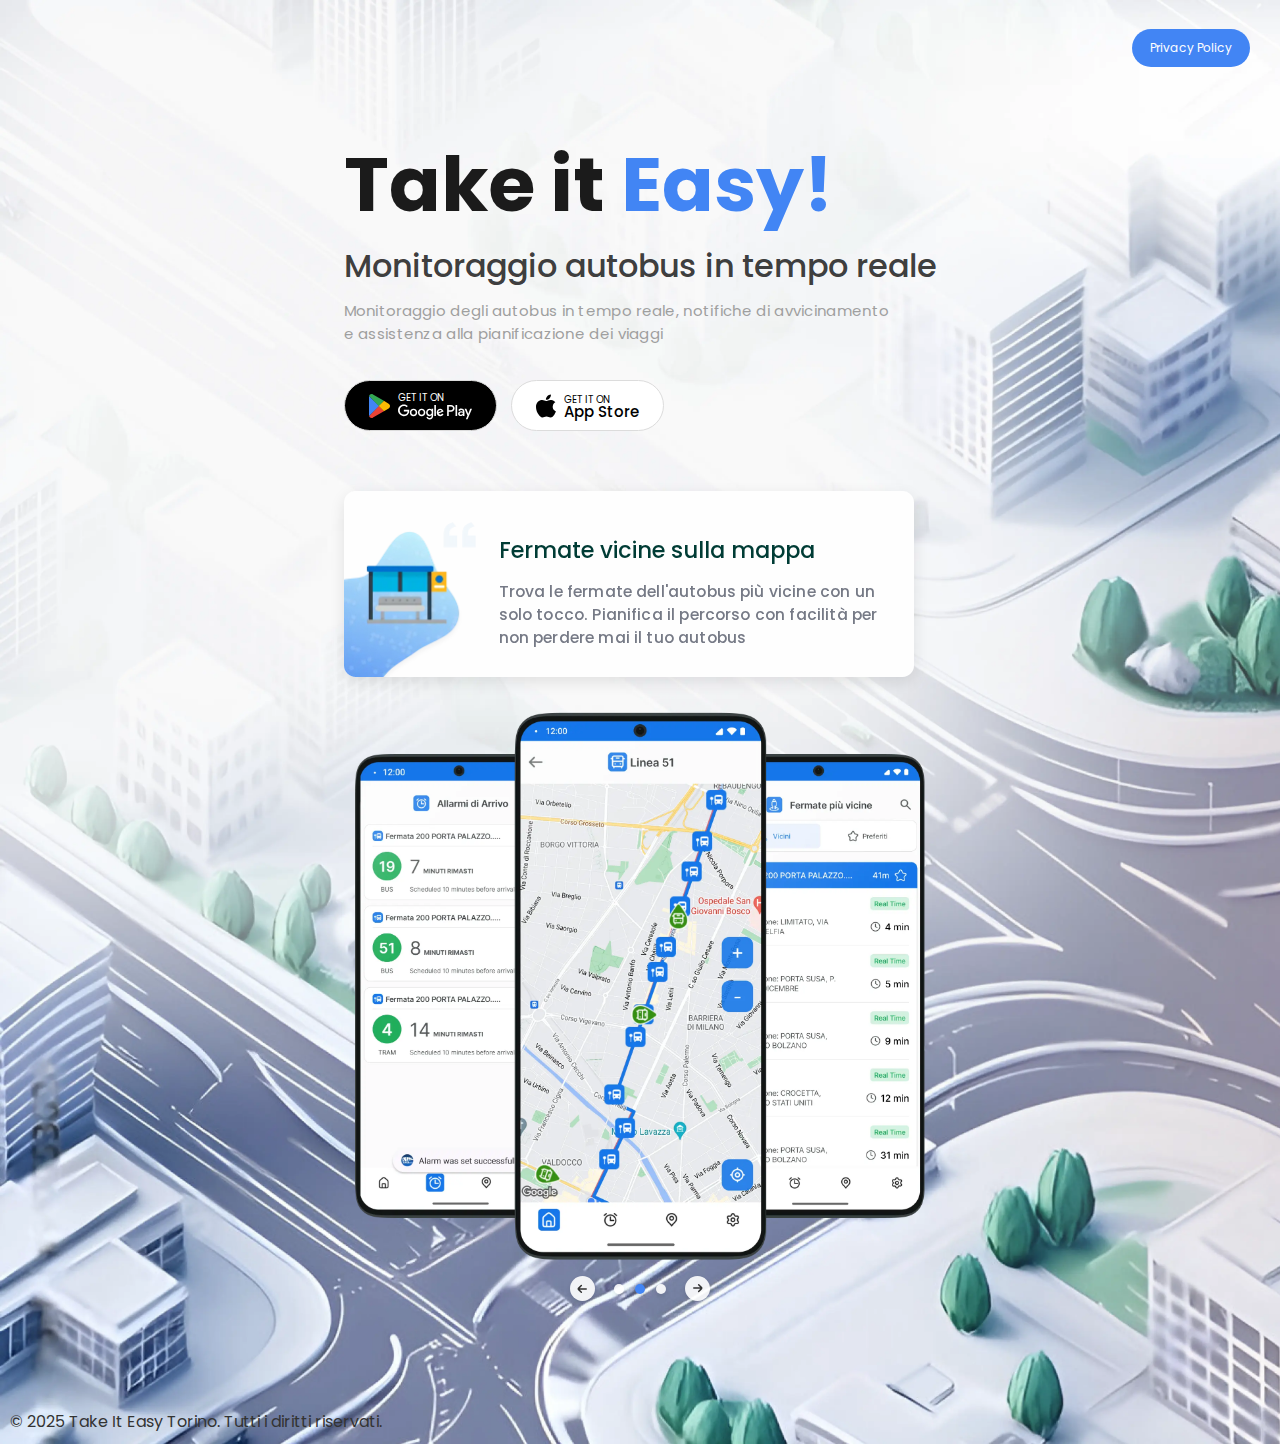
<file: index.html>
<!DOCTYPE html>
<html lang="en">

<head>
    <meta charset="UTF-8">
    <meta name="viewport" content="width=device-width, initial-scale=1.0">
    <title>Take It Easy</title>
    <link rel="stylesheet" href="./styles/style.css">
    <link rel="preconnect" href="https://fonts.googleapis.com">
    <link rel="preconnect" href="https://fonts.gstatic.com" crossorigin>
    <link
        href="https://fonts.googleapis.com/css2?family=Inter:ital,opsz,wght@0,14..32,100..900;1,14..32,100..900&family=Poppins:ital,wght@0,100;0,200;0,300;0,400;0,500;0,600;0,700;0,800;0,900;1,100;1,200;1,300;1,400;1,500;1,600;1,700;1,800;1,900&family=Roboto:ital,wght@0,100;0,300;0,400;0,500;0,700;0,900;1,100;1,300;1,400;1,500;1,700;1,900&display=swap"
        rel="stylesheet">
</head>

<body>
    <div class="main">
        <div class="bar">
            <a href="https://davomelkumyan40.github.io/TakeItEasy.github.io/privacypolicy.it.html" class="btn-pp"
                target="_blank">Privacy Policy</a>
        </div>
        <div class="container">
            <div class="header-container">
                <div class="header">
                    <h1>Take it&nbsp;</h1>
                    <h1>Easy!</h1>
                </div>
                <div class="sub-header">
                    <h3>Monitoraggio autobus in tempo reale</h3>
                    <p>Monitoraggio degli autobus in tempo reale, notifiche di avvicinamento
                        e assistenza alla pianificazione dei viaggi</p>
                </div>
                <div class="buttons">
                    <a title="Get it on Google Play" class="btn btn-droid"
                        href="https://play.google.com/store/apps/details?id=com.takeiteasy.torino.app" target="_blank">
                        <div class="btn-wrapper">
                            <img src="./assets/playstore.svg" />
                            <div class="flex">
                                <p>GET IT ON</p>
                                <img src="./assets/getplay.svg" />
                            </div>
                        </div>
                    </a>
                    <a title="Not available yet" class="btn btn-apple" href="#" target="_blank">
                        <div class="btn-wrapper">
                            <img src="./assets/apple.svg" />
                            <div class="flex">
                                <p>GET IT ON</p>
                                <p class="apple-title">App Store</p>
                            </div>
                        </div>
                    </a>
                </div>
                <div class="message-box message-box-tablet">
                    <div class="message-box-image">
                        <img src="./assets/modal-img.webp" alt="">
                    </div>
                    <div class="content">
                        <h4 class="title">Fermate vicine sulla mappa ️ </h4>
                        <p class="sub-title">Trova le fermate dell'autobus più vicine con un solo tocco. Pianifica il
                            percorso
                            con
                            facilità per non perdere mai il tuo autobus</p>
                    </div>
                </div>
            </div>

            <div id="slider" class="slider">
                <div class="slides">
                    <img id="slide_1" class="slide first-slide" src="./assets/slide1.webp" alt="slide 1">
                    <img id="slide_2" class="slide active" src="./assets/slide2.webp" alt="slide 2">
                    <img id="slide_3" class="slide last-slide" src="./assets/slide3.webp" alt=" slide 3">
                </div>
                <div class="controls">
                    <div id="prev" class="btn-slider">
                        <img id="prev" src="./assets/arrow-left.svg">
                    </div>
                    <div class="progress">
                        <div id="step_3" class="step"></div>
                        <div id="step_2" class="step active"></div>
                        <div id="step_1" class="step"></div>
                    </div>
                    <div id="next" class="btn-slider">
                        <img id="next" src="./assets/arrow-left.svg">
                    </div>
                </div>
            </div>

            <div class="message-box message-box-mobile">
                <div class="message-box-image">
                    <img src="./assets/modal-img.webp" alt="">
                </div>
                <div class="content">
                    <h4 class="title">Fermate vicine sulla mappa ️ </h4>
                    <p class="sub-title">Trova le fermate dell'autobus più vicine con un solo tocco. Pianifica il
                        percorso
                        con
                        facilità per non perdere mai il tuo autobus</p>
                </div>
            </div>
        </div>

    </div>

    <div class="footer">
        <p>© 2025 Take It Easy Torino. Tutti i diritti riservati.</p>
    </div>
    <!-- <a href="https://davomelkumyan40.github.io/TakeItEasy.github.io/privacypolicy.html">Privacy Policy EN</a>
    <a href="https://davomelkumyan40.github.io/TakeItEasy.github.io/privacypolicy.it.html">Privacy Policy IT</a> -->
</body>
<script src="./scripts/main.js"></script>

</html>
</file>
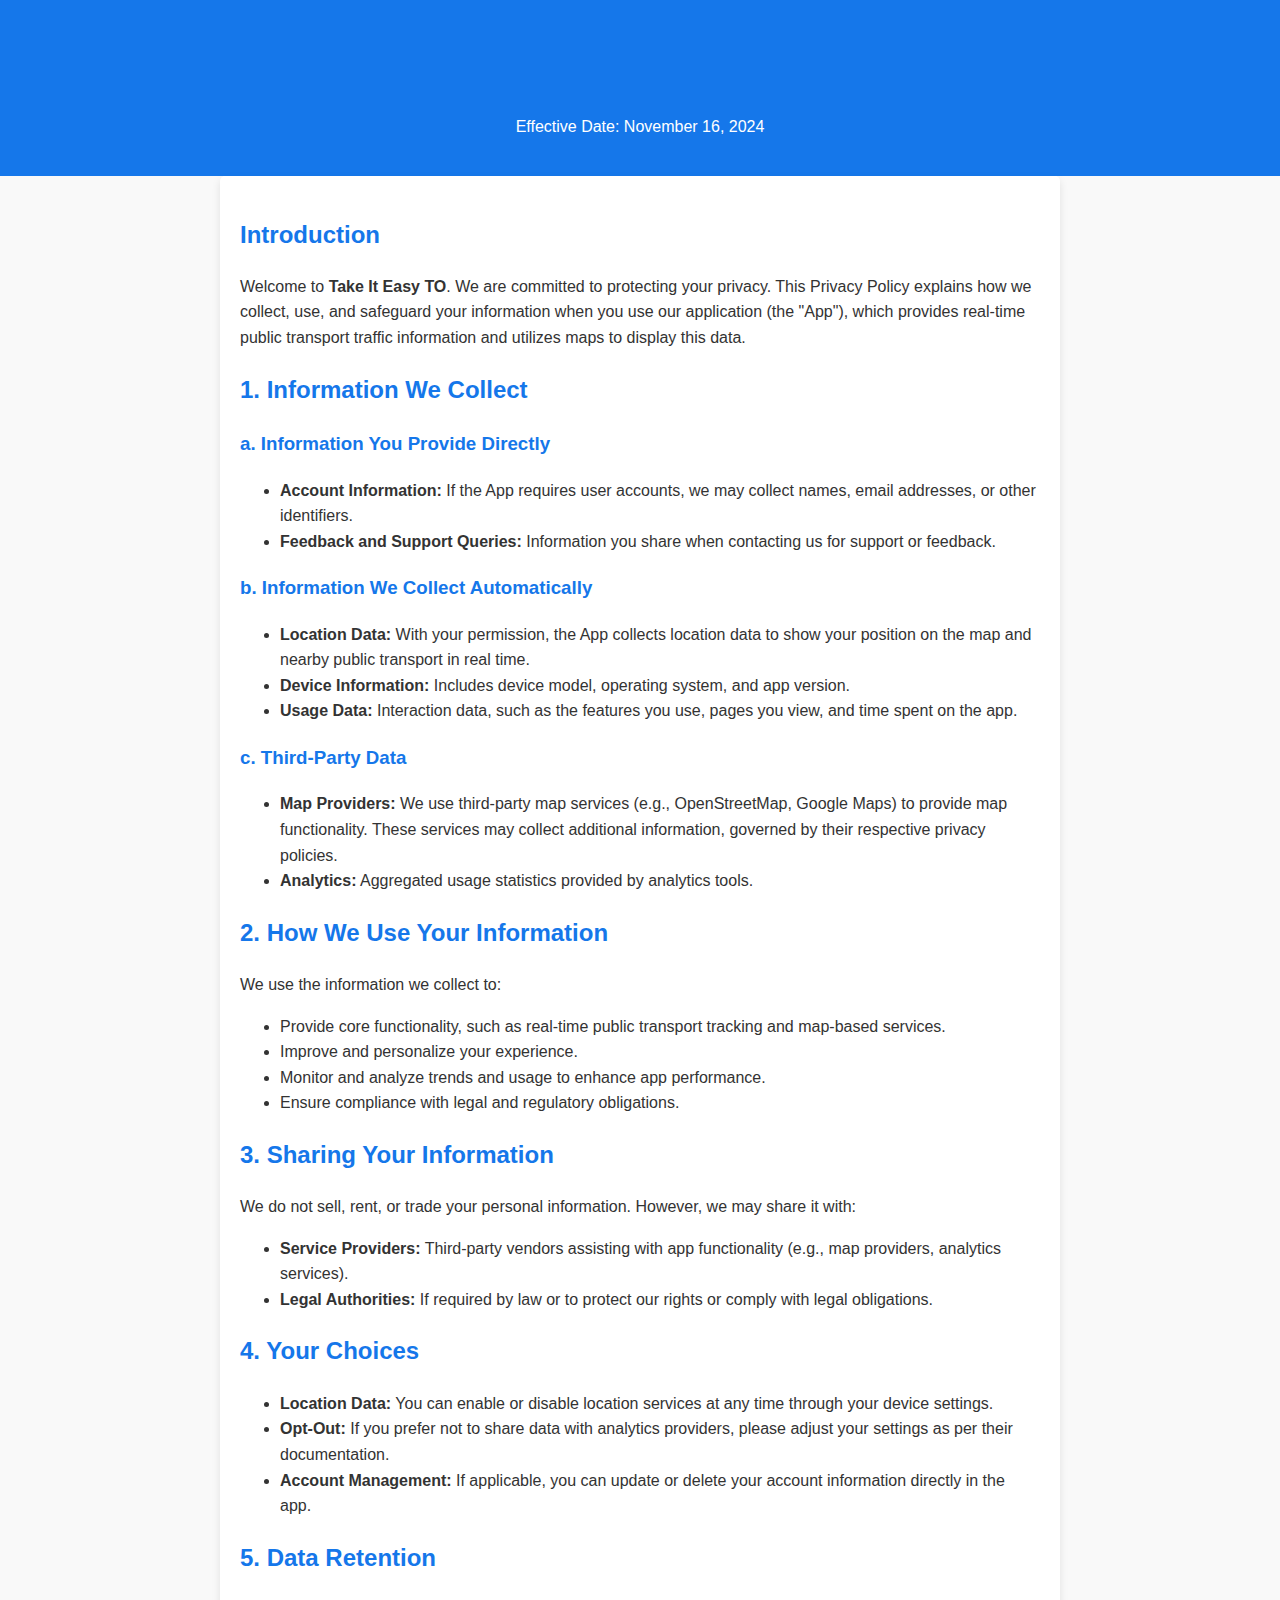
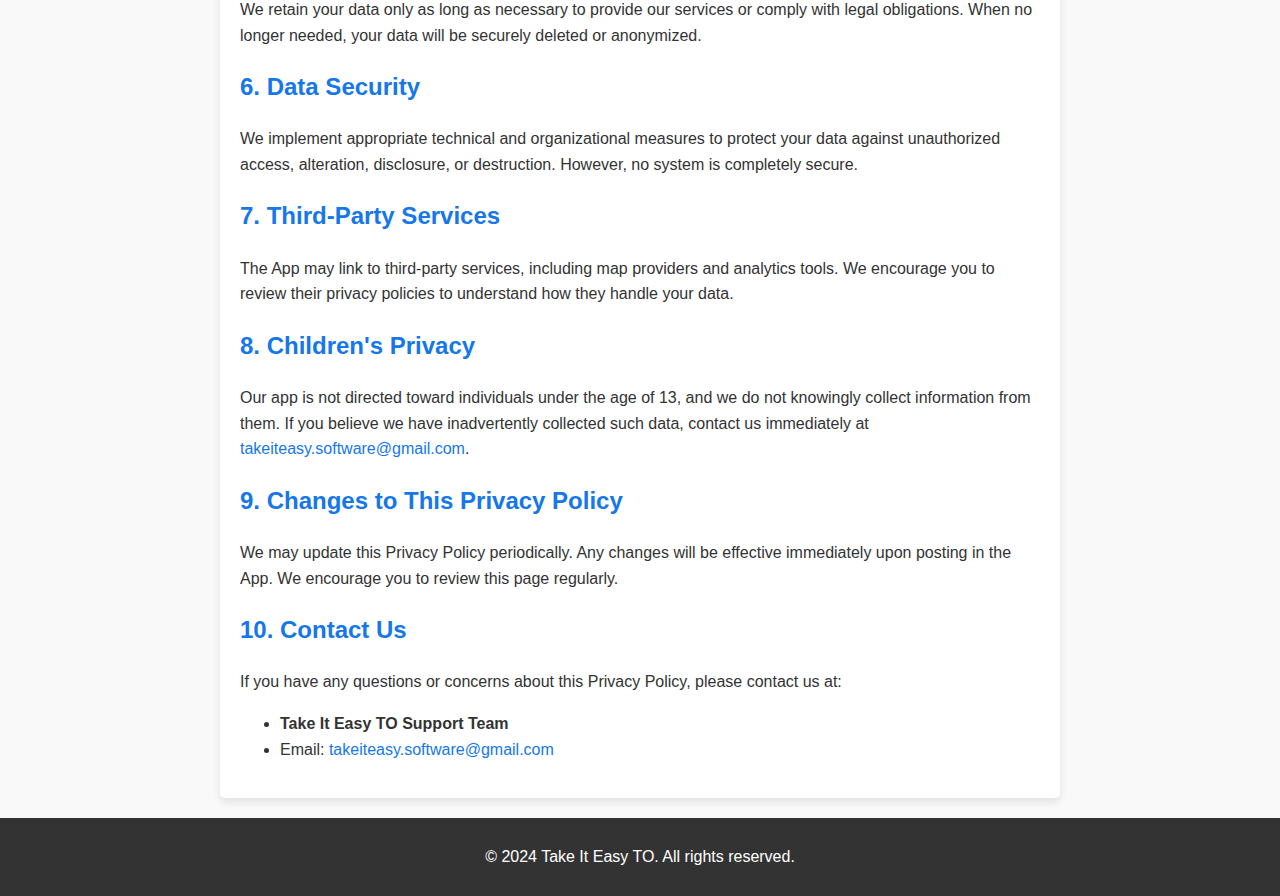
<file: privacypolicy.html>
<!DOCTYPE html>
<html lang="en">

<head>
    <meta charset="UTF-8">
    <meta name="viewport" content="width=device-width, initial-scale=1.0">
    <meta name="description"
        content="Privacy Policy for Take It Easy TO application. Learn how we collect, use, and protect your data.">
    <title>Privacy Policy - Take It Easy TO</title>
    <style>
        body {
            font-family: Arial, sans-serif;
            line-height: 1.6;
            margin: 0;
            padding: 0;
            background-color: #f9f9f9;
            color: #333;
        }

        header {
            background-color: #1577EA;
            color: white;
            padding: 20px;
            text-align: center;
        }

        main {
            padding: 20px;
            max-width: 800px;
            margin: 0 auto;
            background: white;
            box-shadow: 0px 4px 8px rgba(0, 0, 0, 0.1);
            border-radius: 5px;
        }

        h1,
        h2,
        h3 {
            color: #1577EA;
        }

        a {
            color: #1577EA;
            text-decoration: none;
        }

        footer {
            text-align: center;
            padding: 10px;
            background-color: #333;
            color: white;
            margin-top: 20px;
        }
    </style>
</head>

<body>
    <header>
        <h1>Privacy Policy</h1>
        <p>Effective Date: November 16, 2024</p>
    </header>
    <main>
        <h2>Introduction</h2>
        <p>
            Welcome to <strong>Take It Easy TO</strong>. We are committed to protecting your privacy. This Privacy
            Policy explains how we collect, use, and safeguard your information when you use our application (the
            "App"), which provides real-time public transport traffic information and utilizes maps to display this
            data.
        </p>

        <h2>1. Information We Collect</h2>
        <h3>a. Information You Provide Directly</h3>
        <ul>
            <li><strong>Account Information:</strong> If the App requires user accounts, we may collect names, email
                addresses, or other identifiers.</li>
            <li><strong>Feedback and Support Queries:</strong> Information you share when contacting us for support or
                feedback.</li>
        </ul>
        <h3>b. Information We Collect Automatically</h3>
        <ul>
            <li><strong>Location Data:</strong> With your permission, the App collects location data to show your
                position on the map and nearby public transport in real time.</li>
            <li><strong>Device Information:</strong> Includes device model, operating system, and app version.</li>
            <li><strong>Usage Data:</strong> Interaction data, such as the features you use, pages you view, and time
                spent on the app.</li>
        </ul>
        <h3>c. Third-Party Data</h3>
        <ul>
            <li><strong>Map Providers:</strong> We use third-party map services (e.g., OpenStreetMap, Google Maps) to
                provide map functionality. These services may collect additional information, governed by their
                respective privacy policies.</li>
            <li><strong>Analytics:</strong> Aggregated usage statistics provided by analytics tools.</li>
        </ul>

        <h2>2. How We Use Your Information</h2>
        <p>We use the information we collect to:</p>
        <ul>
            <li>Provide core functionality, such as real-time public transport tracking and map-based services.</li>
            <li>Improve and personalize your experience.</li>
            <li>Monitor and analyze trends and usage to enhance app performance.</li>
            <li>Ensure compliance with legal and regulatory obligations.</li>
        </ul>

        <h2>3. Sharing Your Information</h2>
        <p>We do not sell, rent, or trade your personal information. However, we may share it with:</p>
        <ul>
            <li><strong>Service Providers:</strong> Third-party vendors assisting with app functionality (e.g., map
                providers, analytics services).</li>
            <li><strong>Legal Authorities:</strong> If required by law or to protect our rights or comply with legal
                obligations.</li>
        </ul>

        <h2>4. Your Choices</h2>
        <ul>
            <li><strong>Location Data:</strong> You can enable or disable location services at any time through your
                device settings.</li>
            <li><strong>Opt-Out:</strong> If you prefer not to share data with analytics providers, please adjust your
                settings as per their documentation.</li>
            <li><strong>Account Management:</strong> If applicable, you can update or delete your account information
                directly in the app.</li>
        </ul>

        <h2>5. Data Retention</h2>
        <p>
            We retain your data only as long as necessary to provide our services or comply with legal obligations. When
            no longer needed, your data will be securely deleted or anonymized.
        </p>

        <h2>6. Data Security</h2>
        <p>
            We implement appropriate technical and organizational measures to protect your data against unauthorized
            access, alteration, disclosure, or destruction. However, no system is completely secure.
        </p>

        <h2>7. Third-Party Services</h2>
        <p>
            The App may link to third-party services, including map providers and analytics tools. We encourage you to
            review their privacy policies to understand how they handle your data.
        </p>

        <h2>8. Children's Privacy</h2>
        <p>
            Our app is not directed toward individuals under the age of 13, and we do not knowingly collect information
            from them. If you believe we have inadvertently collected such data, contact us immediately at <a
                href="mailto:takeiteasy.software@gmail.com">takeiteasy.software@gmail.com</a>.
        </p>

        <h2>9. Changes to This Privacy Policy</h2>
        <p>
            We may update this Privacy Policy periodically. Any changes will be effective immediately upon posting in
            the App. We encourage you to review this page regularly.
        </p>

        <h2>10. Contact Us</h2>
        <p>If you have any questions or concerns about this Privacy Policy, please contact us at:</p>
        <ul>
            <li><strong>Take It Easy TO Support Team</strong></li>
            <li>Email: <a href="mailto:takeiteasy.software@gmail.com">takeiteasy.software@gmail.com</a></li>
            <!-- <li>Address: [Insert Physical Address, if required]</li> -->
        </ul>
    </main>
    <footer>
        <p>&copy; 2024 Take It Easy TO. All rights reserved.</p>
    </footer>
</body>

</html>
</file>
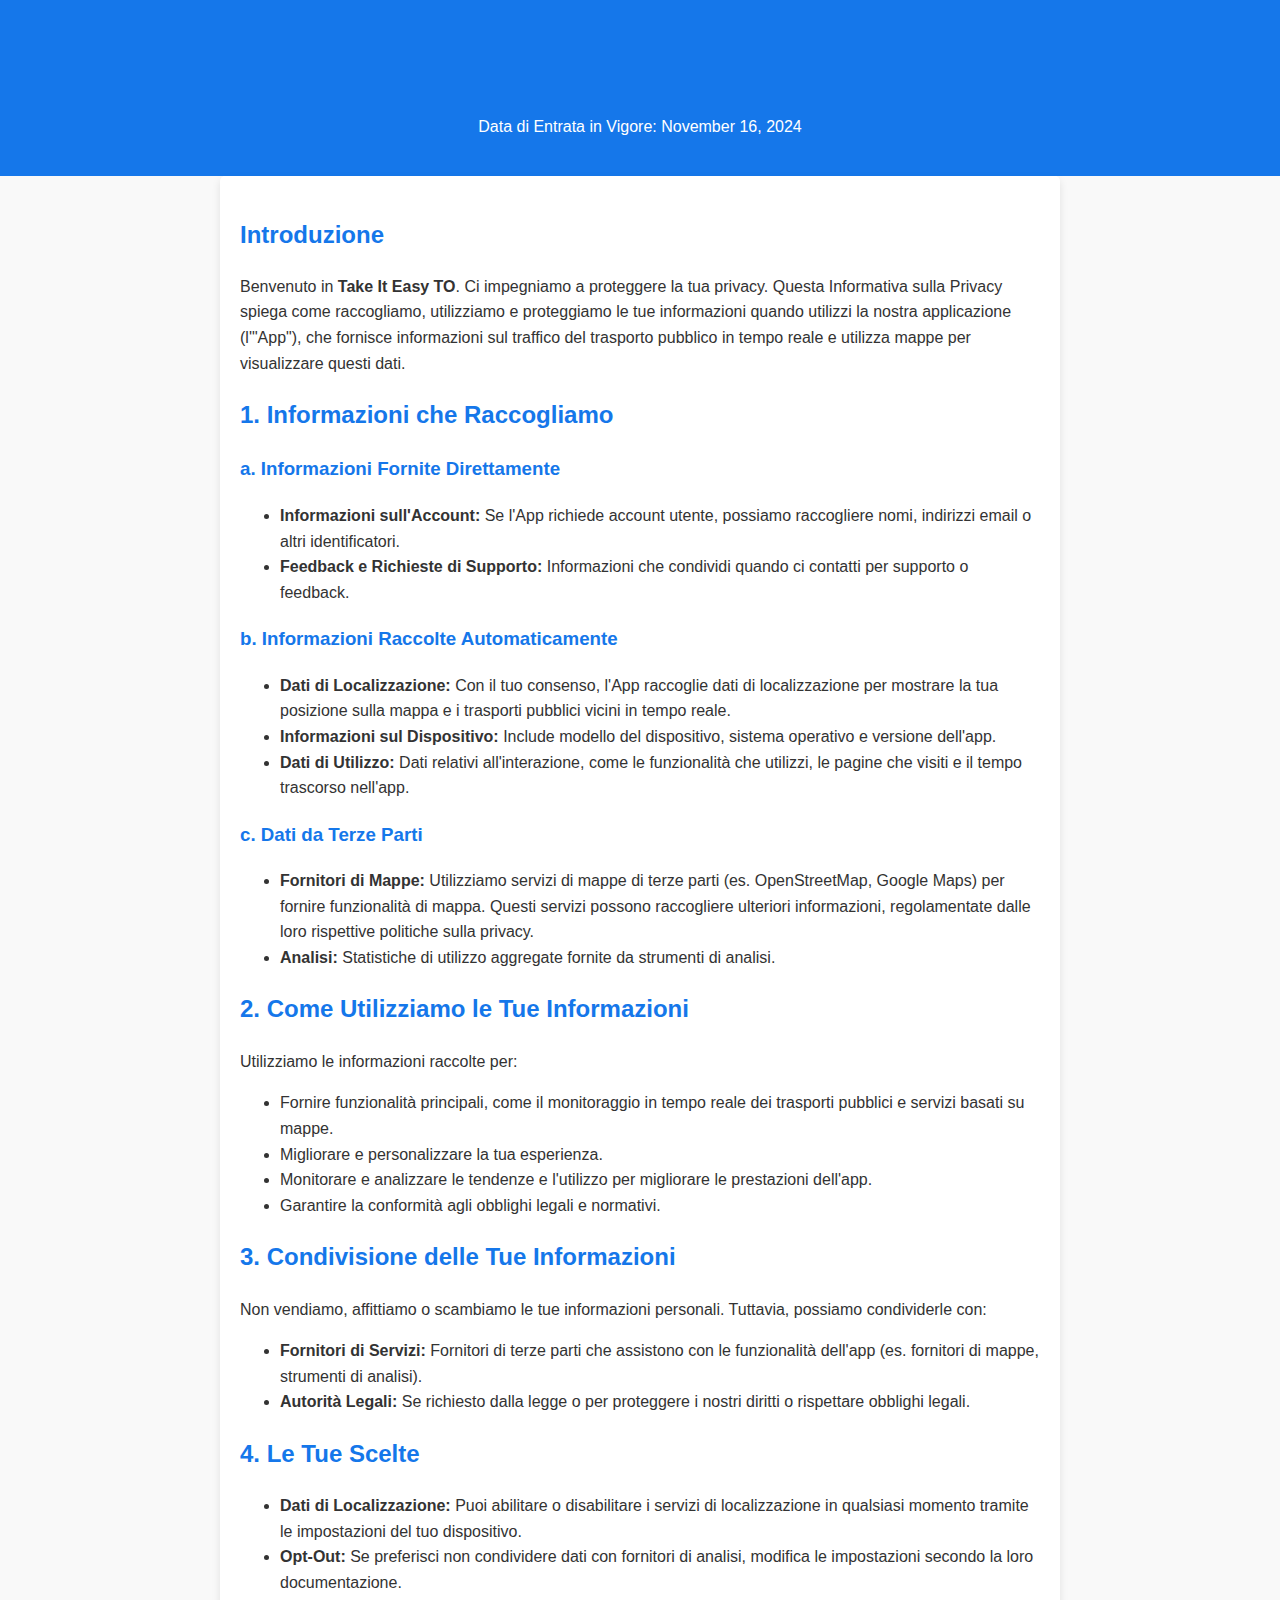
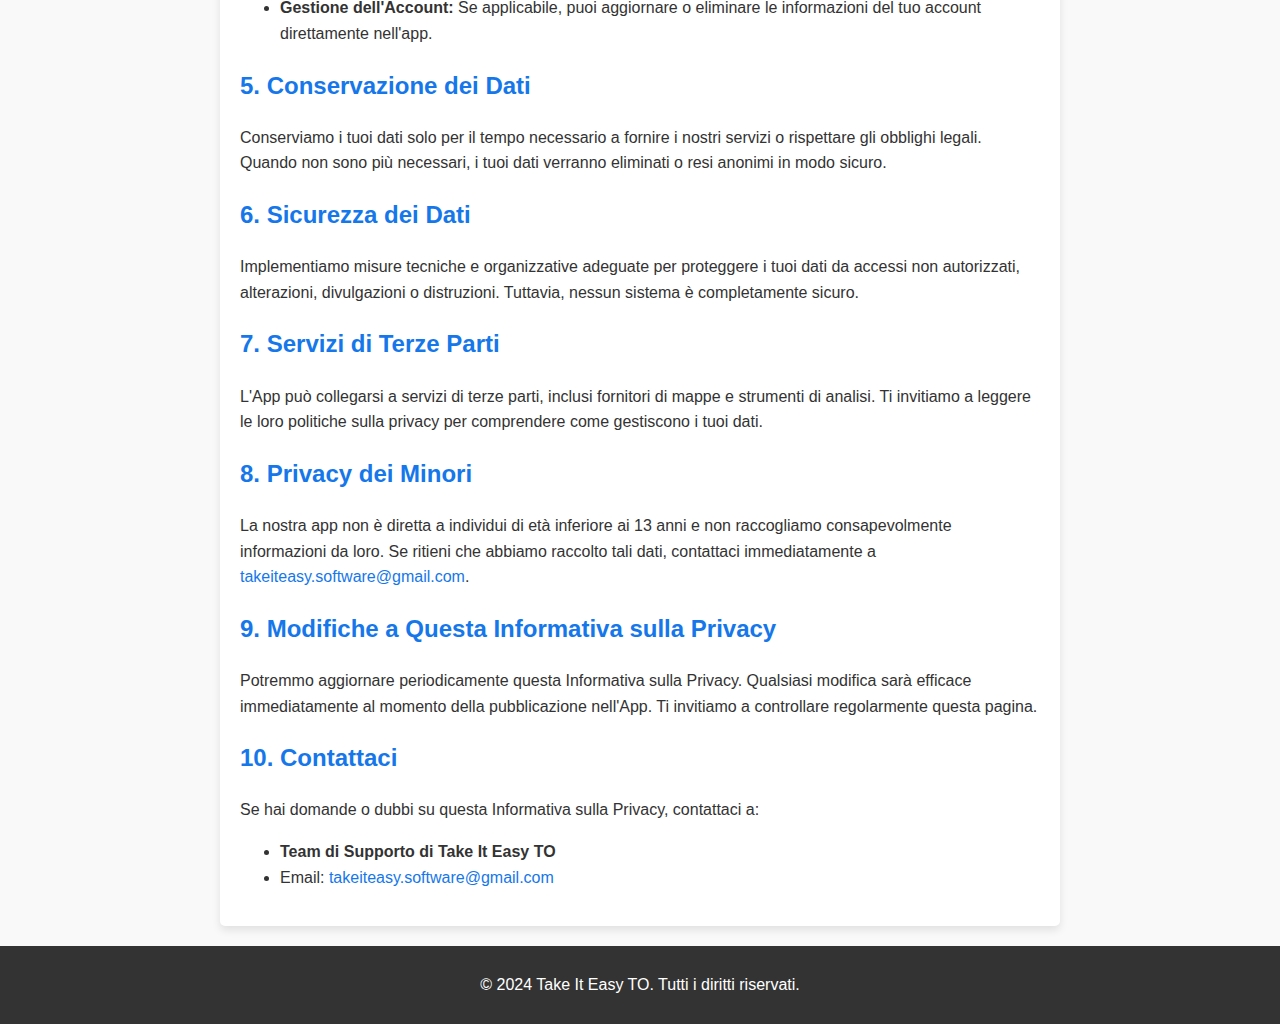
<file: privacypolicy.it.html>
<!DOCTYPE html>
<html lang="it">

<head>
    <meta charset="UTF-8">
    <meta name="viewport" content="width=device-width, initial-scale=1.0">
    <meta name="description"
        content="Informativa sulla privacy per l'applicazione Take It Easy TO. Scopri come raccogliamo, utilizziamo e proteggiamo i tuoi dati.">
    <title>Informativa sulla Privacy - Take It Easy TO</title>
    <style>
        body {
            font-family: Arial, sans-serif;
            line-height: 1.6;
            margin: 0;
            padding: 0;
            background-color: #f9f9f9;
            color: #333;
        }

        header {
            background-color: #1577EA;
            color: white;
            padding: 20px;
            text-align: center;
        }

        main {
            padding: 20px;
            max-width: 800px;
            margin: 0 auto;
            background: white;
            box-shadow: 0px 4px 8px rgba(0, 0, 0, 0.1);
            border-radius: 5px;
        }

        h1,
        h2,
        h3 {
            color: #1577EA;
        }

        a {
            color: #1577EA;
            text-decoration: none;
        }

        footer {
            text-align: center;
            padding: 10px;
            background-color: #333;
            color: white;
            margin-top: 20px;
        }
    </style>
</head>

<body>
    <header>
        <h1>Informativa sulla Privacy</h1>
        <p>Data di Entrata in Vigore: November 16, 2024</p>
    </header>
    <main>
        <h2>Introduzione</h2>
        <p>
            Benvenuto in <strong>Take It Easy TO</strong>. Ci impegniamo a proteggere la tua privacy. Questa Informativa
            sulla Privacy spiega come raccogliamo, utilizziamo e proteggiamo le tue informazioni quando utilizzi la
            nostra applicazione (l'"App"), che fornisce informazioni sul traffico del trasporto pubblico in tempo reale
            e utilizza mappe per visualizzare questi dati.
        </p>

        <h2>1. Informazioni che Raccogliamo</h2>
        <h3>a. Informazioni Fornite Direttamente</h3>
        <ul>
            <li><strong>Informazioni sull'Account:</strong> Se l'App richiede account utente, possiamo raccogliere nomi,
                indirizzi email o altri identificatori.</li>
            <li><strong>Feedback e Richieste di Supporto:</strong> Informazioni che condividi quando ci contatti per
                supporto o feedback.</li>
        </ul>
        <h3>b. Informazioni Raccolte Automaticamente</h3>
        <ul>
            <li><strong>Dati di Localizzazione:</strong> Con il tuo consenso, l'App raccoglie dati di localizzazione per
                mostrare la tua posizione sulla mappa e i trasporti pubblici vicini in tempo reale.</li>
            <li><strong>Informazioni sul Dispositivo:</strong> Include modello del dispositivo, sistema operativo e
                versione dell'app.</li>
            <li><strong>Dati di Utilizzo:</strong> Dati relativi all'interazione, come le funzionalità che utilizzi, le
                pagine che visiti e il tempo trascorso nell'app.</li>
        </ul>
        <h3>c. Dati da Terze Parti</h3>
        <ul>
            <li><strong>Fornitori di Mappe:</strong> Utilizziamo servizi di mappe di terze parti (es. OpenStreetMap,
                Google Maps) per fornire funzionalità di mappa. Questi servizi possono raccogliere ulteriori
                informazioni, regolamentate dalle loro rispettive politiche sulla privacy.</li>
            <li><strong>Analisi:</strong> Statistiche di utilizzo aggregate fornite da strumenti di analisi.</li>
        </ul>

        <h2>2. Come Utilizziamo le Tue Informazioni</h2>
        <p>Utilizziamo le informazioni raccolte per:</p>
        <ul>
            <li>Fornire funzionalità principali, come il monitoraggio in tempo reale dei trasporti pubblici e servizi
                basati su mappe.</li>
            <li>Migliorare e personalizzare la tua esperienza.</li>
            <li>Monitorare e analizzare le tendenze e l'utilizzo per migliorare le prestazioni dell'app.</li>
            <li>Garantire la conformità agli obblighi legali e normativi.</li>
        </ul>

        <h2>3. Condivisione delle Tue Informazioni</h2>
        <p>Non vendiamo, affittiamo o scambiamo le tue informazioni personali. Tuttavia, possiamo condividerle con:</p>
        <ul>
            <li><strong>Fornitori di Servizi:</strong> Fornitori di terze parti che assistono con le funzionalità
                dell'app (es. fornitori di mappe, strumenti di analisi).</li>
            <li><strong>Autorità Legali:</strong> Se richiesto dalla legge o per proteggere i nostri diritti o
                rispettare obblighi legali.</li>
        </ul>

        <h2>4. Le Tue Scelte</h2>
        <ul>
            <li><strong>Dati di Localizzazione:</strong> Puoi abilitare o disabilitare i servizi di localizzazione in
                qualsiasi momento tramite le impostazioni del tuo dispositivo.</li>
            <li><strong>Opt-Out:</strong> Se preferisci non condividere dati con fornitori di analisi, modifica le
                impostazioni secondo la loro documentazione.</li>
            <li><strong>Gestione dell'Account:</strong> Se applicabile, puoi aggiornare o eliminare le informazioni del
                tuo account direttamente nell'app.</li>
        </ul>

        <h2>5. Conservazione dei Dati</h2>
        <p>
            Conserviamo i tuoi dati solo per il tempo necessario a fornire i nostri servizi o rispettare gli obblighi
            legali. Quando non sono più necessari, i tuoi dati verranno eliminati o resi anonimi in modo sicuro.
        </p>

        <h2>6. Sicurezza dei Dati</h2>
        <p>
            Implementiamo misure tecniche e organizzative adeguate per proteggere i tuoi dati da accessi non
            autorizzati, alterazioni, divulgazioni o distruzioni. Tuttavia, nessun sistema è completamente sicuro.
        </p>

        <h2>7. Servizi di Terze Parti</h2>
        <p>
            L'App può collegarsi a servizi di terze parti, inclusi fornitori di mappe e strumenti di analisi. Ti
            invitiamo a leggere le loro politiche sulla privacy per comprendere come gestiscono i tuoi dati.
        </p>

        <h2>8. Privacy dei Minori</h2>
        <p>
            La nostra app non è diretta a individui di età inferiore ai 13 anni e non raccogliamo consapevolmente
            informazioni da loro. Se ritieni che abbiamo raccolto tali dati, contattaci immediatamente a <a
                href="mailto:takeiteasy.software@gmail.com">takeiteasy.software@gmail.com</a>.
        </p>

        <h2>9. Modifiche a Questa Informativa sulla Privacy</h2>
        <p>
            Potremmo aggiornare periodicamente questa Informativa sulla Privacy. Qualsiasi modifica sarà efficace
            immediatamente al momento della pubblicazione nell'App. Ti invitiamo a controllare regolarmente questa
            pagina.
        </p>

        <h2>10. Contattaci</h2>
        <p>Se hai domande o dubbi su questa Informativa sulla Privacy, contattaci a:</p>
        <ul>
            <li><strong>Team di Supporto di Take It Easy TO</strong></li>
            <li>Email: <a href="mailto:takeiteasy.software@gmail.com">takeiteasy.software@gmail.com</a></li>
            <!-- <li>Indirizzo: [Inserire Indirizzo Fisico, se richiesto]</li> -->
        </ul>
    </main>
    <footer>
        <p>&copy; 2024 Take It Easy TO. Tutti i diritti riservati.</p>
    </footer>
</body>

</html>
</file>
<file: styles/style.css>
:root{
    --primary-color:#4285F4;
    --primary-color-dark: #1577EA;
    --slider-treshold: 30px;
    --slider-slide-width: 209.75px;
}

*{
    box-sizing: border-box;
    margin: 0;
    padding: 0;
    font-family: 'Poppins', 'Inter', serif;
    font-style: normal;
}

body {
    background-image: url(../assets/bg.webp);
    background-repeat: no-repeat;
    background-size: cover;
    background-position: center;
    height: 100vh;
    color: #333;
}


h1 {
    font-weight: 700;
    font-size: 76px;
    line-height: 90px;
    color: #1B1B1B;
}
h3{
    font-weight: 500;
    font-size: 32px;
    line-height: 48px;
}
p {

}

.main{
    margin: auto;
    max-width: 1260px;
}

.container{
    display: flex;
    flex-direction: row;
    align-items: center;

}




.header-container{
    flex: 1;
}

.header :nth-child(n + 2){
    color: var(--primary-color);
}

.header{
    display: flex;
    justify-content: start;
    margin-bottom: 12px;
    white-space: nowrap;
}

.sub-header{
    color: rgba(37, 37, 37, 0.9);
}

.sub-header > h3{
    margin-bottom: 10px;
}

.sub-header > p{
    max-width: 548px;
    font-weight: 400;
    font-size: 15px;
    line-height: 1.5;
    letter-spacing: 0.3px;
    color: #9F9F9F;
    margin-bottom: 35px;
}

.buttons{
    display: flex;
    gap: 14px;
}

.bar{
    height: 140px;
    display: flex;
    justify-content: flex-end;
    margin-right: 20px;
}

.btn-pp{
    padding: 0 18px;
    height: 38px;
    background: var(--primary-color);
    border-radius: 24px;
    color: white;
    text-decoration: none;
    font-weight: 400;
    font-size: 12px;
    line-height: 12px;
    margin-top: 29px;
    display: flex;
    align-items: center;
    transition: background 0.25s ease;
}

.btn-pp:hover{
    background-color: var(--primary-color-dark);
}

.btn {
    display: flex;
    flex-direction: row;
    justify-content: center;
    align-items: center;
    padding: 10.5px 24px;
    border: 1px solid #DCDCDC;
    border-radius: 32px;
    text-decoration: none;
    transition: box-shadow 0.25s ease;
}

.btn:hover{
    box-shadow: 0 10px 12px 0 rgba(0,0,0,0.04),0 17px 50px 0 rgba(0,0,0,0.02);
}

.btn-apple{
    background-color: #ffffff;
    color: black;
}

.btn-droid{
    background-color: black;
    color: #ffffff;
}

.btn-wrapper{
    display: flex;
    gap: 8px;
}

.flex{
    display: flex;
    flex-direction: column;
}

.hcenter{
    align-items: center;
}

.vcenter{
    justify-content: center;
}

.btn-wrapper > div > p:not(.apple-title){
    font-weight: 400;
    font-size: 10px;
    line-height: 12px;
    text-transform: uppercase;
}

.apple-title{
    font-weight: 500;
    font-size: 15px;
    line-height: 12px;
    color: black;
    word-wrap: normal;
}

.message-box{
    margin-top: 60px;
    width: 570px;
    min-height: 186px;
    background: #FEFEFE;
    box-shadow: 0px 5px 15px rgba(0, 0, 0, 0.1);
    backdrop-filter: blur(34.0948px);
    border-radius: 11.6897px;
    display: flex;
    overflow: hidden;
    cursor: pointer;
    gap: 18px;
}
.message-box > .message-box-image > img,
.message-box > .message-box-image{
    width: 137px;
}

.message-box > .message-box-image > img{
    position: absolute;
    bottom: 0;
}

.message-box > .message-box-image{
    position: relative;
    min-width: 137px;
}

.content{
    padding-right: 20px;
}

.content > .title{
    font-weight: 500;
    font-size: 22.4052px;
    line-height: 22px;
    color: #003C35;
    margin-top: 45.78px;
    margin-bottom: 15.59px;
    line-height: 1.7rem;
}

.content > .sub-title{
    font-weight: 500;
    font-size: 15.5862px;
    line-height: 23px;
    letter-spacing: 0.01em;
    color: #767A86;
    align-self: stretch;
}




.slider {
    flex: 1;
    width: 100%;
    display: flex;
    flex-direction: column;
    position: relative;
    max-width: 630px;
    transition: all .2s ease-in-out;
}

.slides{
    width: 100%;
    min-height: 558px;
    display: flex;
    position: relative;
    align-items: center;
}

.slides > .slide {
    height: auto;
    width: var(--slider-slide-width);
    cursor: pointer;
    /* transition: 1s all; */
    position: absolute;
    user-select: none;
}

.first-slide{
    position: relative;
    transform: translateX(var(--slider-treshold));
    z-index: 1;
    animation-timing-function: initial;
    animation-duration: 1s;
    animation-play-state: running;
    animation-fill-mode: forwards;
}

.first-slide-next{
    animation-name: firstslidenext;
}

@keyframes firstslidenext {
   0%{
    left: 0;
    transform: translateX(calc(100% + var(--slider-slide-width) - var(--slider-treshold))) scale(1);
    z-index: 0;
   }
   70%{
    left:0;
    transform: translateX(calc(-1 * var(--slider-treshold))) scale(1);
   } 
   100%{
    left:0;
    transform: translate(var(--slider-treshold)) scale(1);
    z-index: 1;
   } 
}

.first-slide-prev{
    animation-name: firstslideprev;
}

@keyframes firstslideprev {
   0%{
    left: 0;
    transform: translate(var(--slider-treshold)) scale(1);
    z-index: 0;
   }
   70%{
       transform: translateX(calc(100% + var(--slider-slide-width) + var(--slider-treshold))) scale(1);
       left: 0;
   }
   100%{
    left: 0;
    transform: translateX(calc(100% + var(--slider-slide-width) - var(--slider-treshold))) scale(1);
    z-index: 0;
   } 
}

.last-slide{
    position: relative;
    transform: translateX(calc(100% + var(--slider-slide-width) - var(--slider-treshold)))  scale(1);
    z-index: 0;
    animation-timing-function: initial;
    animation-duration: 1s;
    animation-play-state: running;
    animation-fill-mode: forwards;
}

.last-slide-next{
    animation-name: lastslidenext;
}

@keyframes lastslidenext {
    0%{
        left: 50%;
        transform: translate(-50%) scale(1.20);
        z-index: 2;
    }
    70%{
        left:0;
        transform: translateX(calc(100% + var(--slider-slide-width) + var(--slider-treshold)))  scale(1);
    } 
    100%{
        left:0;
        transform: translateX(calc(100% + var(--slider-slide-width) - var(--slider-treshold)))  scale(1);
        z-index: 0;
    } 
 }

 .last-slide-prev{
    animation-name: lastslideprev;
}

@keyframes lastslideprev {
    0%{
        left: 0;
        transform: translateX(calc(100% + var(--slider-slide-width) - var(--slider-treshold)))  scale(1);
        z-index: 1;
    }
    100%{
        left: 50%;
        transform: translate(-50%) scale(1.20);
        z-index: 2;
    } 
 }

 .slide.active{
    left:50%;
    transform: translate(-50%) scale(1.20);
    z-index:2;
    animation-timing-function: initial;
    animation-fill-mode: forwards;
    animation-duration: 1s;
    animation-play-state: running;
}

 .slide.active-next{
    animation-name: activeslidenext;
 }

@keyframes activeslidenext {
    0%{
        left:0;
        transform: translate(var(--slider-treshold)) scale(1);
        z-index: 1;
    }
    100%{
        left: 50%;
        transform: translate(-50%) scale(1.20);
        z-index: 2;
    } 
 }

 .slide.active-prev{
    animation-name: activeslideprev;
 }

@keyframes activeslideprev {
    0%{
        left: 50%;
        transform: translate(-50%) scale(1.20);
        z-index: 2;
    }
    70%{
        transform: translate(calc(-1 * var(--slider-treshold))) scale(1);
        left:0;
    }
    100%{
        left:0;
        transform: translate(var(--slider-treshold)) scale(1);
        z-index: 1;
    } 
 }

.controls{
    height: 47.8px;
    width: 100%;
    display: flex;
    gap: 10.86px;
    align-items: center;
    justify-content: center;
    margin-bottom: 10.80px;
    bottom: 0;
}

.btn-slider{
    display: flex;
    justify-content: center;
    align-items: center;
    width: 24.98px;
    height: 24.98px;
    background: rgba(255, 255, 255, 0.9);
    box-shadow: 0px 2.17254px 4.34507px rgba(0, 0, 0, 0.1);
    border-radius: 100px;
    cursor: pointer;
    user-select: none;
}

.btn-slider:nth-child(n + 2) > img {
    transform: rotate(180deg);
}

.progress{
    display: flex;
    gap: 10.86px;
    padding: 5px 8px;
}

.step{
    height: 10px;
    width: 10px;
    box-shadow: 0px 2.17254px 4.34507px rgba(0, 0, 0, 0.1);
    border-radius: 100px;
    background: rgba(255, 255, 255, 0.9);
    transition: background 0.25s ease;
}

.progress > .active{
    background-color: var(--primary-color);
}

.message-box-mobile {
    display: none !important;
}

.footer{
    min-height: 100px;
    display: flex;
    align-items: end;
    position: absolute;
    bottom: 0;
    margin: 10px;
}


@media (max-width: 1280px) {
    .container{
        flex-direction: column;
    }

    body{
        height: auto;
        background-position: initial;
    }

    .message-box-tablet{
        margin-bottom: 30px;
    }

    .footer{
        min-height: 100px;
        display: flex;
        align-items: end;
        position:unset;
    }
}

@media (max-width: 1024px) {
    .container{
        flex-direction: column;
    }
}

@media (max-width: 768px)
{

    .header-container{
        display: flex;
        flex-direction: column;
        align-items: center;
        margin-left: 20px;
        margin-right: 20px;
    }

    h1 {
        font-size: 50px;
    }

    h3{
        font-size: 24px;
        line-height: 48px;
    }

    .sub-header > p{
        font-size: 15px;
    }
}

@media (max-width: 640px)
{
    :root{
        --slider-slide-width: 41.5%;
        --slider-treshold: 30px;
    }

    .header-container{
        margin-bottom: 20px;
    }

    .message-box-mobile {
        display: flex !important;
        margin: 0 !important;
        width: 90%;
    }

    .message-box-tablet {
        display: none !important;
    }

    h1 {
        font-weight: 700;
        font-size: 48;
        line-height: 90px;
        color: #1B1B1B;
    }

    h3{
        font-weight: 500;
        font-size: 24px;
        line-height: 48px;
    }

    .sub-header > p{
        max-width: 410px;
        font-weight: 300;
        font-size: 14px;
    }

    .bar {
        height: 110px;
    }


    .first-slide{
        position: relative;
        transform: translateX(var(--slider-treshold));
        z-index: 1;
        animation-timing-function: initial;
        animation-duration: 1s;
        animation-play-state: running;
        animation-fill-mode: forwards;
    }

    .slides{
        transform: scale(0.8);
    }

    .message-box.message-box-mobile > .content > .sub-title{
        padding-bottom: 45.78px;
    }
}

@media (max-width: 430px){
    .slides{
        transform: scale(1);
        min-height: 490px;
    }
}
</file>
